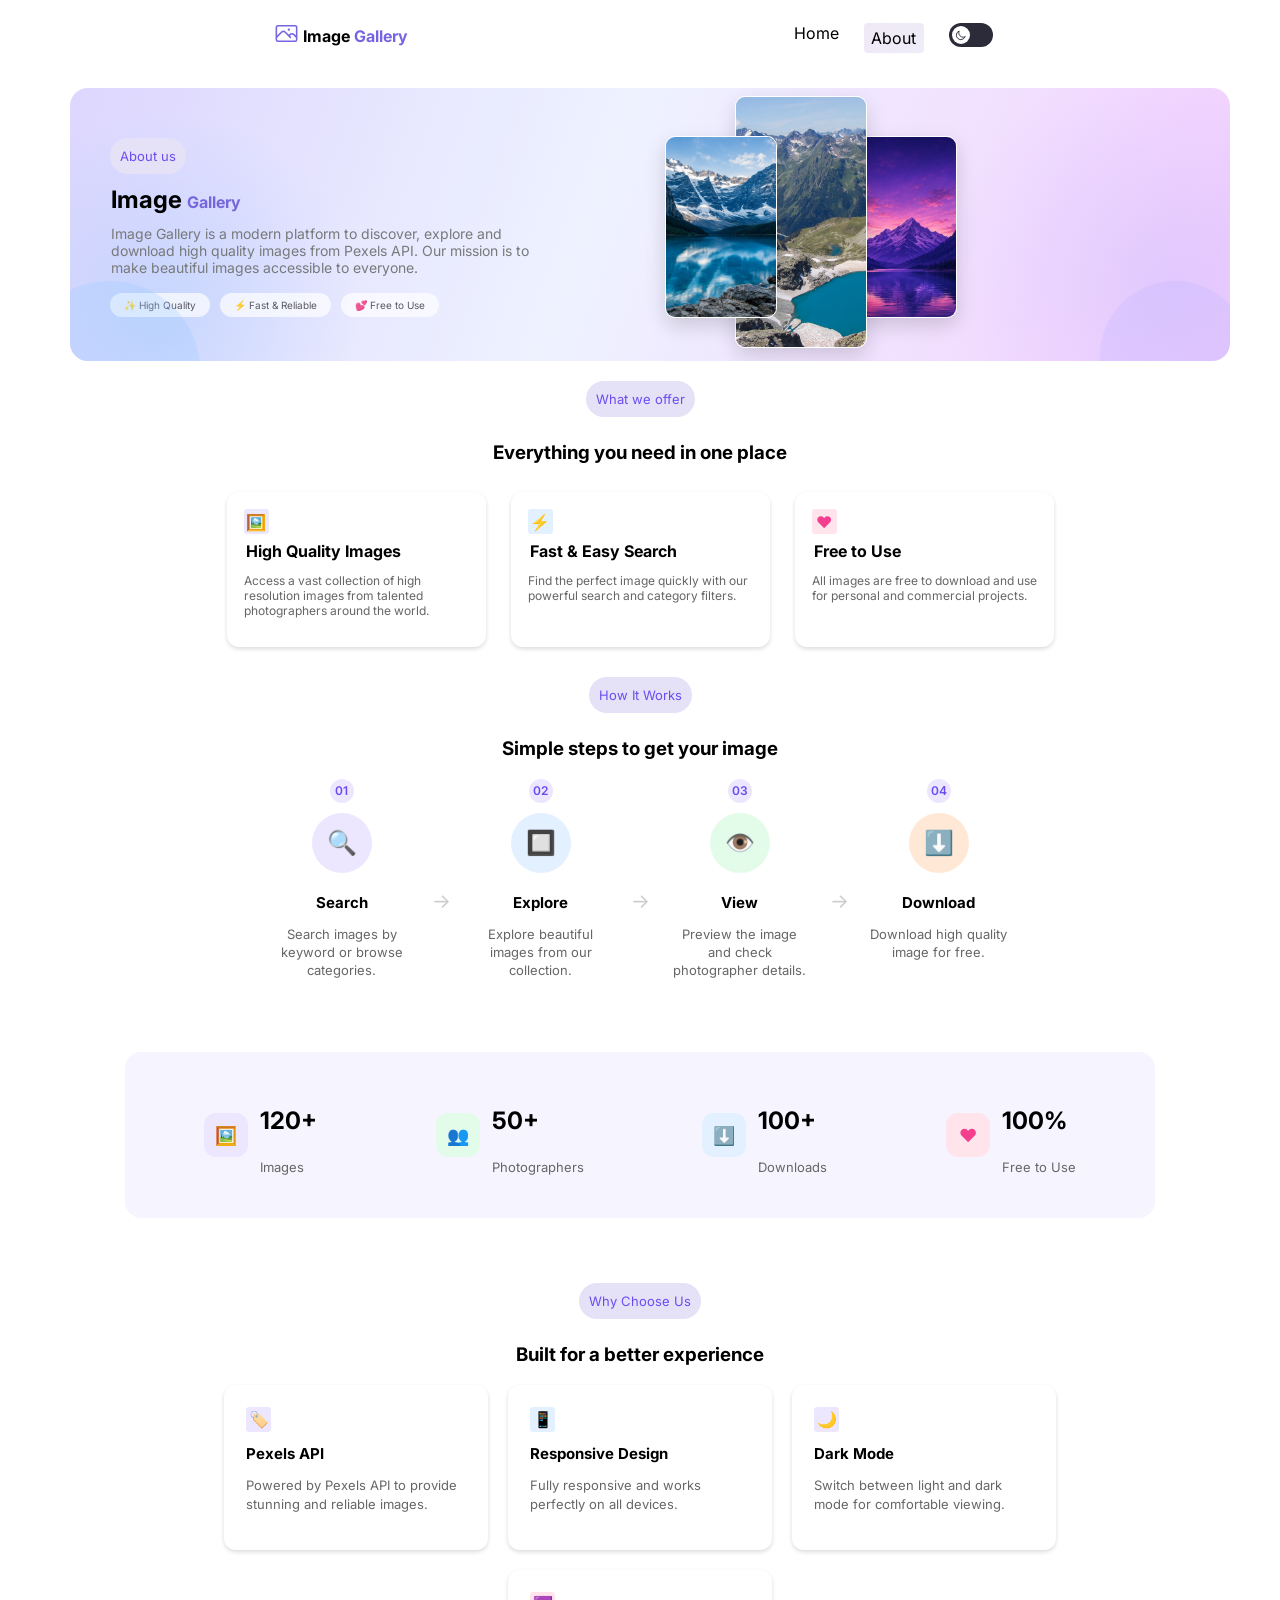
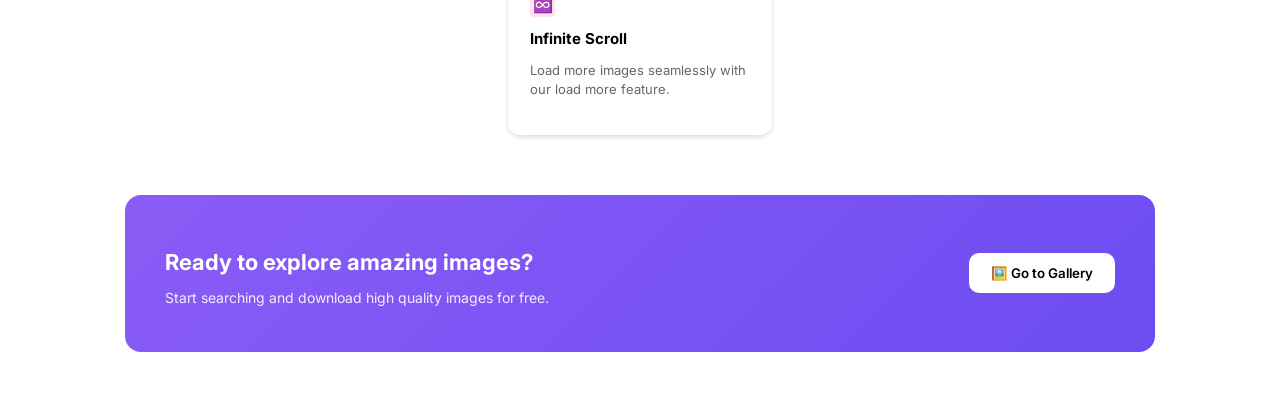
<file: about.html>
<!DOCTYPE html>
<html lang="en">
<head>
    <meta charset="UTF-8">
    <meta name="viewport" content="width=device-width, initial-scale=1.0">
    <title>Document</title>
    <link rel="stylesheet" href="about.css">
</head>
<body>
    
    <div class="main-container">
        <section class="header">
              
            <div style=" display: flex; ">
               <table>
                   <tr>
                    <td>
                        <svg xmlns="http://www.w3.org/2000/svg" fill="none" viewBox="0 0 24 24" stroke-width="1.5" stroke="currentColor" class="size-6" style="width: 25px; height:25px; color: rgb(118, 101, 226);">
                           <path stroke-linecap="round" stroke-linejoin="round" d="m2.25 15.75 5.159-5.159a2.25 2.25 0 0 1 3.182 0l5.159 5.159m-1.5-1.5 1.409-1.409a2.25 2.25 0 0 1 3.182 0l2.909 2.909m-18 3.75h16.5a1.5 1.5 0 0 0 1.5-1.5V6a1.5 1.5 0 0 0-1.5-1.5H3.75A1.5 1.5 0 0 0 2.25 6v12a1.5 1.5 0 0 0 1.5 1.5Zm10.5-11.25h.008v.008h-.008V8.25Zm.375 0a.375.375 0 1 1-.75 0 .375.375 0 0 1 .75 0Z" />
                        </svg>
                    </td>
                    <td><b><span> Image <span style="color: rgb(118, 101, 226);"> Gallery </span> </span></b></td>
                   </tr>
               </table>
            </div>

            <div class="nav">
               <div  id="home"><a href="index.html" > Home </a></div>
               <div id="about" class="one"><a href="about.html" > About</a></div>

              
               <label class="theme-toggle">
                   <input type="checkbox" id="theme-switch">
                   <span class="toggle-track">
                       <span class="toggle-thumb">
                           <svg xmlns="http://www.w3.org/2000/svg" fill="none" viewBox="0 0 24 24" stroke-width="2" stroke="currentColor" width="11" height="11">
                               <path stroke-linecap="round" stroke-linejoin="round" d="M21.752 15.002A9.72 9.72 0 0 1 18 15.75c-5.385 0-9.75-4.365-9.75-9.75 0-1.33.266-2.597.748-3.752A9.753 9.753 0 0 0 3 11.25C3 16.635 7.365 21 12.75 21a9.753 9.753 0 0 0 9.002-5.998Z" />
                           </svg>
                       </span>
                   </span>
               </label>

            </div>

        </section>
        <br>
        <section class="hero">

           <div style="display: flex; flex-wrap: wrap;  align-items: center; padding-left: 30px; gap:60px; ">
            <div class="hero-inner" style="  display: flex;" >
                
                <div class="hero-text" >
                    <div class="about-btn">About us</div>
                    <h1 style="margin: 1px; padding: 5px;">Image <span style="color: rgb(118, 102, 219); font-size: medium;">Gallery</span></h1>
                    <p style="margin: 1px; padding: 5px; color: rgb(120, 121, 122); font-size: 14px;">Image Gallery is a modern platform to discover, explore and download high quality images from Pexels API. Our mission is to make beautiful images accessible to everyone.</p>
                    <div class="hero-pills">
                        <span class="pill">✨ High Quality</span>
                        <span class="pill">⚡ Fast &amp; Reliable</span>
                        <span class="pill">💕 Free to Use</span>
                    </div>
                </div>

            </div>
            <div class="hero-images" >
                    <img class="img1" src="asset/aboutimg1.png" alt="" class="heroimg">
                    <img class="img2" src="asset/pexels-anh-nguyen-87266688-14486504.jpg" alt="" class="heroimg">
                    <img class="img3" src="asset/aboutimg3.png" alt="" class="heroimg">
            </div>
           </div>

        </section>

        <section class="offer" style=" display: flex; flex-direction: column; border: 0.5 px solid black; padding: 10px; margin: 5px;  ">
           <div class="off-head">
                <div class="about-btn">What we offer</div>
                <h3>Everything you need in one place</h3>
           </div>
           <div class="off-cards" style=" display: flex;">
             <div class="offer-card">
                 <div class="icon-box icon-purple">🖼️</div>
                 <h4>High Quality Images</h4>
                 <p>Access a vast collection of high resolution images from talented photographers around the world.</p>
             </div>
             <div class="offer-card">
                 <div class="icon-box icon-blue">⚡</div>
                 <h4>Fast & Easy Search</h4>
                 <p>Find the perfect image quickly with our powerful search and category filters.</p>
             </div>
             <div class="offer-card">
                 <div class="icon-box icon-pink">❤️</div>
                 <h4>Free to Use</h4>
                 <p>All images are free to download and use for personal and commercial projects.</p>
             </div>
           </div>
        </section>

        <div class="section-title off-head">

            <div class="about-btn">How It Works</div>
            <h3>Simple steps to get your image</h3>

        </div>
        <div class="steps">
           <div class="step">
           <div class="step-number">01</div>
           <div class="step-icon" style="background:#ece7ff;">🔍</div>
           <h4>Search</h4>
           <p>Search images by keyword or browse categories.</p>
       </div>
        <div class="arrow">→</div>
        <div class="step">
            <div class="step-number">02</div>
                <div class="step-icon" style="background:#e3f0ff;">🔲</div>
                <h4>Explore</h4>
                <p>Explore beautiful images from our collection.</p>
            </div>
            <div class="arrow">→</div>
        <div class="step">
            <div class="step-number">03</div>
            <div class="step-icon" style="background:#e3fbe9;">👁️</div>
                 <h4>View</h4>
                 <p>Preview the image and check photographer details.</p>
            </div>
            <div class="arrow">→</div>
             <div class="step">
                 <div class="step-number">04</div>
                     <div class="step-icon" style="background:#ffe9d6;">⬇️</div>
                     <h4>Download</h4>
                     <p>Download high quality image for free.</p>
                 </div>
             </div>

             <div class="stats">
                 <div class="stat">
                      <div class="stat-icon" style="background:#ece7ff;color:#6c4cf1;">🖼️</div>
                      <div><h3>120+</h3><p>Images</p></div>
                 </div>
             <div class="stat">
             <div class="stat-icon" style="background:#e3fbe9;color:#22c55e;">👥</div>
                 <div><h3>50+</h3><p>Photographers</p></div>
             </div>
             <div class="stat">
                 <div class="stat-icon" style="background:#e3f0ff;color:#3b82f6;">⬇️</div>
                 <div><h3>100+</h3><p>Downloads</p></div>
             </div>
             <div class="stat">
                 <div class="stat-icon" style="background:#ffe4ec;color:#f43f8e;">❤️</div>
                 <div><h3>100%</h3><p>Free to Use</p></div>
             </div>
          </div>

          <div class="section-title off-head">
             <span class="about-btn">Why Choose Us</span>
             <h3>Built for a better experience</h3>
          <div class="underline"></div>
       </div>
       <div class="why-us">
         <div class="why-card">
             <div class="icon-box icon-purple">🏷️</div>
             <h4>Pexels API</h4>
             <p>Powered by Pexels API to provide stunning and reliable images.</p>
         </div>
         <div class="why-card">
             <div class="icon-box icon-blue">📱</div>
             <h4>Responsive Design</h4>
             <p>Fully responsive and works perfectly on all devices.</p>
         </div>
         <div class="why-card">
             <div class="icon-box icon-purple">🌙</div>
             <h4>Dark Mode</h4>
             <p>Switch between light and dark mode for comfortable viewing.</p>
         </div>
         <div class="why-card">
             <div class="icon-box icon-pink">♾️</div>
             <h4>Infinite Scroll</h4>
             <p>Load more images seamlessly with our load more feature.</p>
         </div>
      </div>

      <div class="cta">
          <div>
             <h3>Ready to explore amazing images?</h3>
             <p>Start searching and download high quality images for free.</p>
         </div>
         <button class="button"><a href="index.html">🖼️ Go to Gallery</a></button>
      </div>
  </div>
  <script>
      let themeSwitch = document.querySelector("#theme-switch");

       themeSwitch.addEventListener("change", () => {
       document.body.classList.toggle("dark");

      });

     
  </script>
</body>
</html>
</file>
<file: about.css>
@import url('https://fonts.googleapis.com/css2?family=Inter:wght@400;500;600;700;800&display=swap');
  *{
       font-family: 'Inter', sans-serif;
    }
.main-container{
        width: min(1150px,95%);
        height: auto;
        margin  : auto ;
    }
.header{
        width: 96%;
        height: auto;
        padding: 10px;
        margin: 5px;
        height: 30px;
        display: flex;
        justify-content: space-around;
        align-content: center;
        border-radius: 12px;
    }
.nav{
        display: flex; 
        justify-content: space-around; 
        width: 200px; 
        margin-top:5px;
        display: flex;
        gap: 25px;
        width: auto;
    }
.theme-toggle{
    position: relative;
    width: 44px;
    height: 24px;
    display: inline-block;
    cursor: pointer;
}
.theme-toggle input{
    opacity: 0;
    width: 0;
    height: 0;
}
.toggle-track{
    position: absolute;
    top: 0; left: 0; right: 0; bottom: 0;
    background: #2b2b3a;
    border-radius: 20px;
    transition: 0.25s ease;
}
.toggle-thumb{
    position: absolute;
    height: 18px;
    width: 18px;
    left: 3px;
    top: 3px;
    background: #fff;
    color: #2b2b3a;
    border-radius: 50%;
    transition: 0.25s ease;
    display: flex;
    align-items: center;
    justify-content: center;
}
.theme-toggle input:checked + .toggle-track .toggle-thumb{
    transform: translateX(20px);
}
body.dark {
    background: #111827;
    color: #f9fafb;
}
body.dark .header,
body.dark .img-card,
body.dark .hero {
    background: #1f2937;
}
body.dark .hero-text p {
    color: #cbd5e1 !important;
}
body.dark .pill {
    background: #374151;
    color: #f9fafb;
}
body.dark .about-btn{
    background: #374151;
    color: #f9fafb;
}
body.dark .icon-purple{
    background: #374151;
    color: #f9fafb;
}
body.dark .icon-pink{
    background: #374151;
    color: #f9fafb;
}
body.dark .icon-blue{
    background: #374151;
    color: #f9fafb;
}
body.dark .offer-card{
     background: #252e3b;
    color: #f9fafb;
}
body.dark .why-card{
     background: #252e3b;
    color: #f9fafb;
}
body.dark .cta{
     background: #252e3b;
    color: #f9fafb;
}
body.dark .stats{
     background: #252e3b;
    color: #f9fafb;
}
body.dark .step-number{
     background: #252e3b;
    color: #f9fafb;
}
body.dark .button{
    background: #374151;
    color: #f9fafb;
}
body.dark .one{
    background: #374151;
    color: #f9fafb;
}
body.dark a{
    
    color: #f9fafb;
}

.one{
    
    border-radius: 4px;
    background: linear-gradient(135deg, #f0e8f6, #ededf8);
    width:60px;
    height:30px;
    display: flex;
    justify-content: center;
    align-items: center;
    cursor: pointer;
}
.hero{
        width: 100%;
        margin: 5px;
        height: auto;
        padding: 5px;
        border-radius: 18px ;
        position: relative;
        overflow: hidden;
        background:
        radial-gradient(circle at 8% 80%, rgba(147, 197, 253, 0.35) 0, transparent 18%),
        radial-gradient(circle at 95% 70%, rgba(196, 181, 253, 0.4) 0, transparent 20%),
        linear-gradient(110deg, #ddd6fe 0%,#eef2ff 45%, #f5d0fe 100%);     
} 
.hero::before {
    content: "";
    position: absolute;
    width: 180px;
    height: 180px;
    left: -50px;
    bottom: -100px;
    background: rgba(147, 197, 253, 0.25);
    border-radius: 50%;
}
.hero::after {
    content: "";
    position: absolute;
    width: 150px;
    height: 150px;
    right: -20px;
    bottom: -70px;
    background: rgba(196, 181, 253, 0.3);
    border-radius: 50%;
   
}
.about-btn{
    padding:10px; 
    margin: 5px; 
    border-radius: 25px;   
    display: inline-block;
    background: #e5e1f7;
    color: #6c4cf1;
    place-items: center;
    font-size: small;
}
.hero-text{
    flex: 1;
    width:450px;
    display: inline;
}
.hero-pills{
    display: flex;
    gap: 10px;
    flex-wrap: wrap;
    margin-top: 12px;
    padding-left: 5px;
}
.pill{
    background: rgba(255,255,255,0.7);
    border-radius: 20px;
    padding: 6px 14px;
    font-size: 10px;
    color: rgb(90,90,100);
}
.hero-images {
    position: relative;
    width: 180px;
    height: 260px;
    margin-top: 3px;
  }
.hero-images img {
    position: absolute;
    object-fit: cover;
    border-radius: 10px;
    border: 1.5px solid #fff;
    box-shadow: 0 8px 20px rgba(0,0,0,0.15);
}
.img1 { width: 110px; height: 180px; left: 50px; top: 40px; z-index: 3; }
.img2 { width: 130px; height: 250px; left: 120px; top: 0;z-index: 2; }
.img3 { width: 110px; height: 180px; left: 230px; top: 40px; z-index: 1; }

.off-head{
    display: flex;
    flex-direction: column;
    align-items: center;
}

.off-cards{
    margin: 5px;
    display: flex;
    justify-content: center;
    gap: 15px;
    
}
.offer-card{
    box-shadow: 0px 2px 4px rgba(0,0,0,0.14); 
    border-radius: 12px;
    margin: 5px;
    width: 225px;
    padding: 17px;
    transition: 0.25s ease;
}
.offer-card:hover{
    transform:translateY(-1.2px) scale(1.01);
}
.icon-box {
    width: 25px; height: 25px;
    border-radius: 3px;
    display: flex; align-items: center; justify-content: center;
    font-size: 16px;
    margin-bottom: 7px;
}
.icon-purple { background: #ece7ff; color: #6c4cf1; }
.icon-blue { background: #e3f0ff; color: #3b82f6; }
.icon-pink { background: #ffe4ec; color: #f43f8e; }
.offer-card p { color: #666; font-size: 12px;  }
.offer-card h4 { margin: 2px;  }


.section-title{
    place-items: center;
}
.section-title .badge { display: inline-block; }
  .section-title h2 {
    font-size: 30px;
    margin: 10px 0;
}

.steps {
    display: flex;
    justify-content: center;
    align-items: flex-start;
    gap: 20px;
    padding: 0 60px 60px;
    flex-wrap: wrap;
}
.step {
    text-align: center;
    width: 140px;
    position: relative;
}
.step-number {
    font-size: 12px;
    color: #6c4cf1;
    background: #ece7ff;
    width: 24px; height: 24px;
    border-radius: 50%;
    display: flex; align-items: center; justify-content: center;
    margin: 0 auto 10px;
    font-weight: 600;
}
.step-icon {
    width: 60px; height: 60px;
    border-radius: 50%;
    display: flex; align-items: center; justify-content: center;
    margin: 0 auto 12px;
    font-size: 24px;
}
.step h4 { margin-bottom: 6px; font-size: 15px; }
.step p { font-size: 13px; color: #666; line-height: 1.4; }
.arrow { align-self: center; color: #ccc; font-size: 20px; margin-top: 30px; }

/* STATS */
.stats {
    display: flex;
    justify-content: space-around;
    background: #f6f4ff;
    margin: 0 60px 60px;
    padding: 30px;
    border-radius: 16px;
    flex-wrap: wrap;
    gap: 20px;
}
.stat {
    display: flex;
    align-items: center;
    gap: 12px;
}
.stat-icon {
    width: 44px; height: 44px;
    border-radius: 12px;
    display: flex; align-items: center; justify-content: center;
    font-size: 18px;
}
.stat h3 { font-size: 24px; }
.stat p { font-size: 13px; color: #666; }

  /* WHY CHOOSE US */
.why-us {
    display: flex;
    justify-content: center;
    gap: 20px;
    padding: 0 60px 60px;
    flex-wrap: wrap;
}
.why-card {
    box-shadow: 0px 2px 4px rgba(0,0,0,0.14); 
    border-radius: 12px;
    padding: 22px;
    width: 220px;
    transition: 0.25s ease;
}
.why-card h4 { margin: 12px 0 6px; font-size: 15px; }
.why-card p { font-size: 13px; color: #666; line-height: 1.5; }
.why-card:hover{
    transform:translateY(-1.2px) scale(1.01);
}
  /* CTA */
.cta {
    background: linear-gradient(135deg, #8b5cf6, #6c4cf1);
    margin: 0 60px 60px;
    border-radius: 16px;
    padding: 32px 40px;
    display: flex;
    justify-content: space-between;
    align-items: center;
    color: #fff;
    flex-wrap: wrap;
    gap: 16px;
}
.cta h3 { font-size: 22px; margin-bottom: 6px; }
.cta p { font-size: 14px; opacity: 0.9; }
.cta button {
    background: #fff;
    border: none;
    padding: 12px 22px;
    border-radius: 10px;
    font-weight: 600;
    cursor: pointer;
}
a{
    text-decoration: none; color: black;
}

@media (max-width: 900px) {
    .hero { flex-direction: column; text-align: center; }
    .hero-images { margin-top: 40px; }
    nav { padding: 16px 20px; }
    .cta, .stats, .features, .why-us, .steps { margin-left: 20px; margin-right: 20px; padding-left: 20px; padding-right: 20px; }
}
</file>
